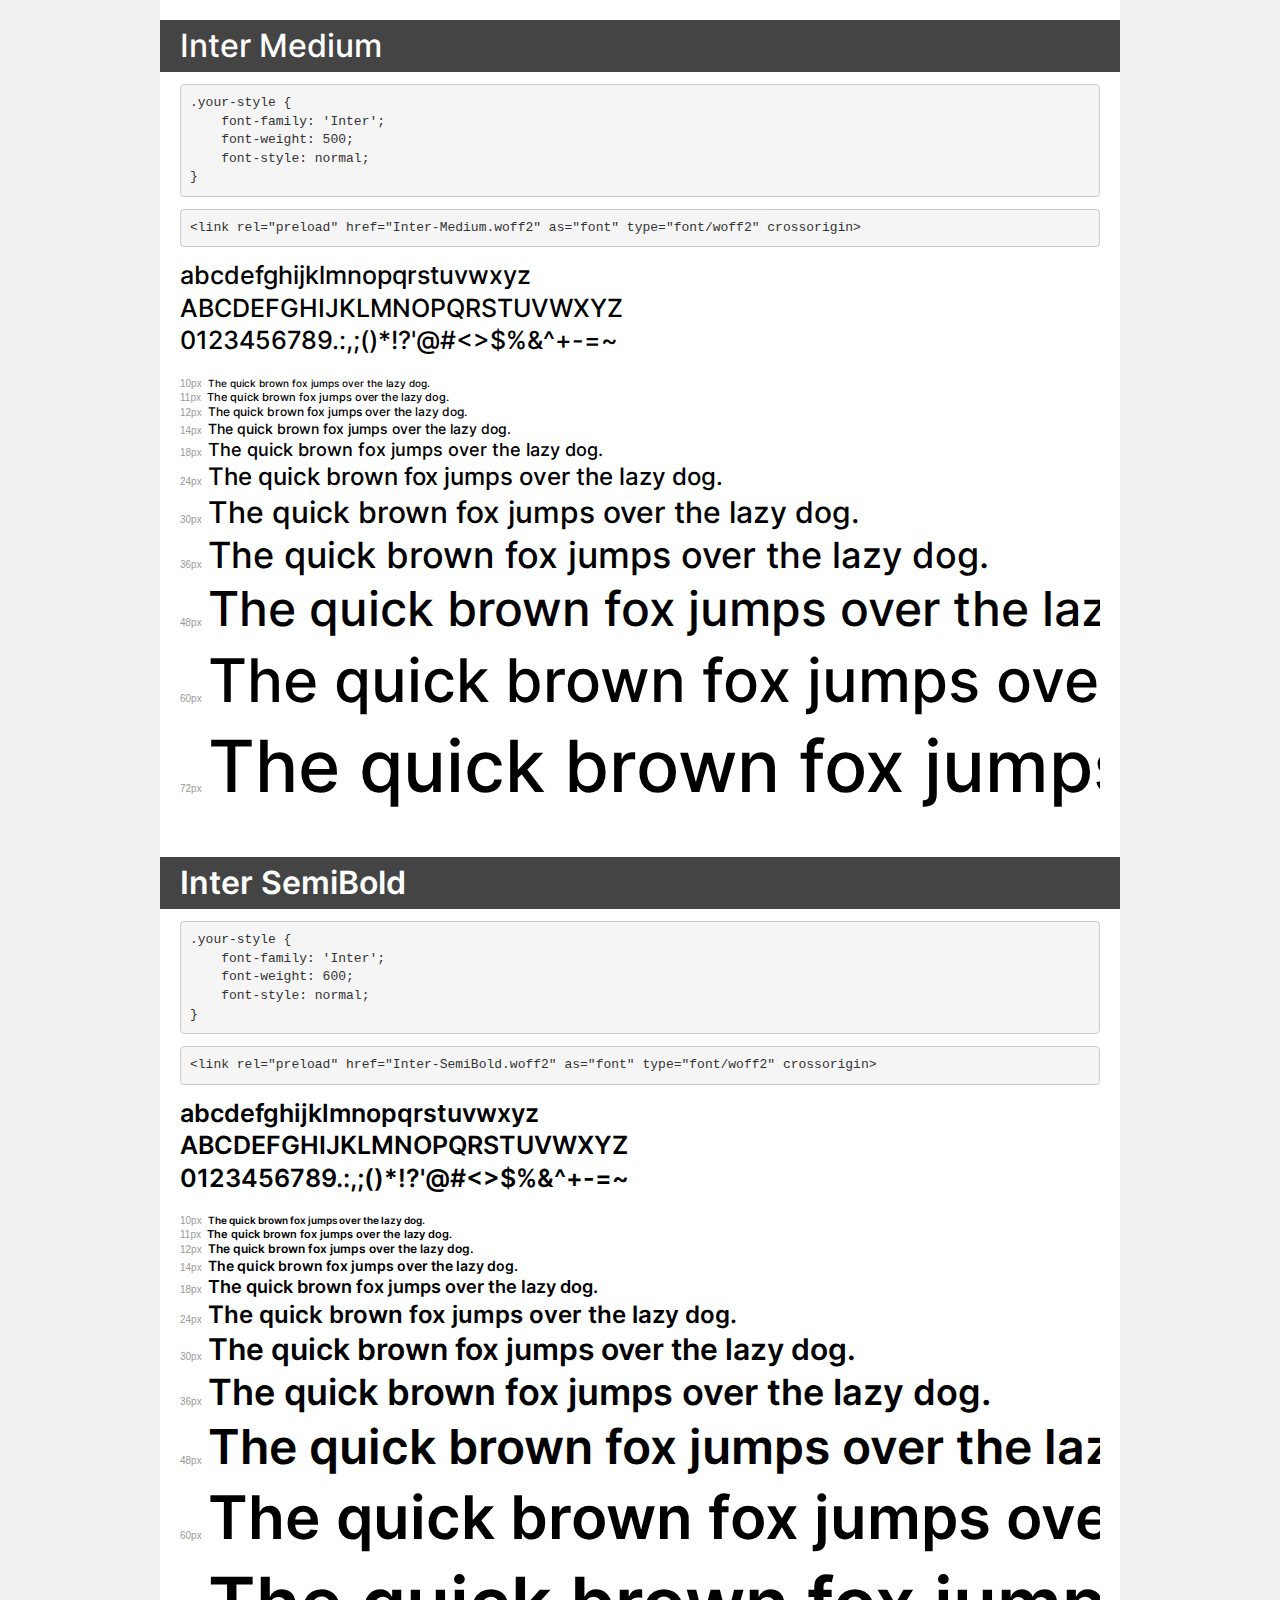
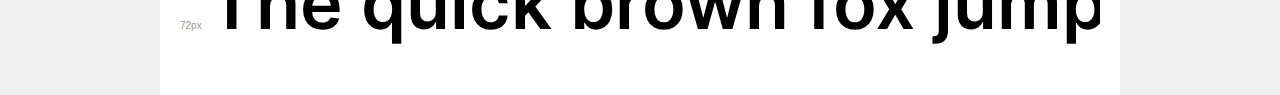
<file: fonts/demo.html>
<!DOCTYPE html>
<html lang="en">
<head>
    <meta charset="utf-8">
    <meta http-equiv="X-UA-Compatible" content="IE=edge">
    <meta name="viewport" content="width=device-width, initial-scale=1">
    <meta name="robots" content="noindex, noarchive">
    <meta name="format-detection" content="telephone=no">
    <title>Transfonter demo</title>
    <link href="stylesheet.css" rel="stylesheet">
    <style>
        /*
        http://meyerweb.com/eric/tools/css/reset/
        v2.0 | 20110126
        License: none (public domain)
        */
        html, body, div, span, applet, object, iframe,
        h1, h2, h3, h4, h5, h6, p, blockquote, pre,
        a, abbr, acronym, address, big, cite, code,
        del, dfn, em, img, ins, kbd, q, s, samp,
        small, strike, strong, sub, sup, tt, var,
        b, u, i, center,
        dl, dt, dd, ol, ul, li,
        fieldset, form, label, legend,
        table, caption, tbody, tfoot, thead, tr, th, td,
        article, aside, canvas, details, embed,
        figure, figcaption, footer, header, hgroup,
        menu, nav, output, ruby, section, summary,
        time, mark, audio, video {
            margin: 0;
            padding: 0;
            border: 0;
            font-size: 100%;
            font: inherit;
            vertical-align: baseline;
        }
        /* HTML5 display-role reset for older browsers */
        article, aside, details, figcaption, figure,
        footer, header, hgroup, menu, nav, section {
            display: block;
        }
        body {
            line-height: 1;
        }
        ol, ul {
            list-style: none;
        }
        blockquote, q {
            quotes: none;
        }
        blockquote:before, blockquote:after,
        q:before, q:after {
            content: '';
            content: none;
        }
        table {
            border-collapse: collapse;
            border-spacing: 0;
        }
        /* demo styles */
        body {
            background: #f0f0f0;
            color: #000;
        }
        .page {
            background: #fff;
            width: 920px;
            margin: 0 auto;
            padding: 20px 20px 0 20px;
            overflow: hidden;
        }
        .font-container {
            overflow-x: auto;
            overflow-y: hidden;
            margin-bottom: 40px;
            line-height: 1.3;
            white-space: nowrap;
            padding-bottom: 5px;
        }
        h1 {
            position: relative;
            background: #444;
            font-size: 32px;
            color: #fff;
            padding: 10px 20px;
            margin: 0 -20px 12px -20px;
        }
        .letters {
            font-size: 25px;
            margin-bottom: 20px;
        }
        .s10:before {
            content: '10px';
        }
        .s11:before {
            content: '11px';
        }
        .s12:before {
            content: '12px';
        }
        .s14:before {
            content: '14px';
        }
        .s18:before {
            content: '18px';
        }
        .s24:before {
            content: '24px';
        }
        .s30:before {
            content: '30px';
        }
        .s36:before {
            content: '36px';
        }
        .s48:before {
            content: '48px';
        }
        .s60:before {
            content: '60px';
        }
        .s72:before {
            content: '72px';
        }
        .s10:before, .s11:before, .s12:before, .s14:before,
        .s18:before, .s24:before, .s30:before, .s36:before,
        .s48:before, .s60:before, .s72:before {
            font-family: Arial, sans-serif;
            font-size: 10px;
            font-weight: normal;
            font-style: normal;
            color: #999;
            padding-right: 6px;
        }
        pre {
            display: block;
            padding: 9px;
            margin: 0 0 12px;
            font-family: Monaco, Menlo, Consolas, "Courier New", monospace;
            font-size: 13px;
            line-height: 1.428571429;
            color: #333;
            font-weight: normal;
            font-style: normal;
            background-color: #f5f5f5;
            border: 1px solid #ccc;
            overflow-x: auto;
            border-radius: 4px;
        }
        /* responsive */
        @media (max-width: 959px) {
            .page {
                width: auto;
                margin: 0;
            }
        }
    </style>
</head>
<body>
<div class="page">
    <div class="demo">
        <h1 style="font-family: 'Inter'; font-weight: 500; font-style: normal;">Inter Medium</h1>
        <pre title="Usage">.your-style {
    font-family: 'Inter';
    font-weight: 500;
    font-style: normal;
}</pre>
        <pre title="Preload (optional)">
&lt;link rel=&quot;preload&quot; href=&quot;Inter-Medium.woff2&quot; as=&quot;font&quot; type=&quot;font/woff2&quot; crossorigin&gt;</pre>
        <div class="font-container" style="font-family: 'Inter'; font-weight: 500; font-style: normal;">
            <p class="letters">
                abcdefghijklmnopqrstuvwxyz<br>
ABCDEFGHIJKLMNOPQRSTUVWXYZ<br>
                0123456789.:,;()*!?'@#&lt;&gt;$%&^+-=~
            </p>
            <p class="s10" style="font-size: 10px;">The quick brown fox jumps over the lazy dog.</p>
            <p class="s11" style="font-size: 11px;">The quick brown fox jumps over the lazy dog.</p>
            <p class="s12" style="font-size: 12px;">The quick brown fox jumps over the lazy dog.</p>
            <p class="s14" style="font-size: 14px;">The quick brown fox jumps over the lazy dog.</p>
            <p class="s18" style="font-size: 18px;">The quick brown fox jumps over the lazy dog.</p>
            <p class="s24" style="font-size: 24px;">The quick brown fox jumps over the lazy dog.</p>
            <p class="s30" style="font-size: 30px;">The quick brown fox jumps over the lazy dog.</p>
            <p class="s36" style="font-size: 36px;">The quick brown fox jumps over the lazy dog.</p>
            <p class="s48" style="font-size: 48px;">The quick brown fox jumps over the lazy dog.</p>
            <p class="s60" style="font-size: 60px;">The quick brown fox jumps over the lazy dog.</p>
            <p class="s72" style="font-size: 72px;">The quick brown fox jumps over the lazy dog.</p>
        </div>
    </div>

    <div class="demo">
        <h1 style="font-family: 'Inter'; font-weight: 600; font-style: normal;">Inter SemiBold</h1>
        <pre title="Usage">.your-style {
    font-family: 'Inter';
    font-weight: 600;
    font-style: normal;
}</pre>
        <pre title="Preload (optional)">
&lt;link rel=&quot;preload&quot; href=&quot;Inter-SemiBold.woff2&quot; as=&quot;font&quot; type=&quot;font/woff2&quot; crossorigin&gt;</pre>
        <div class="font-container" style="font-family: 'Inter'; font-weight: 600; font-style: normal;">
            <p class="letters">
                abcdefghijklmnopqrstuvwxyz<br>
ABCDEFGHIJKLMNOPQRSTUVWXYZ<br>
                0123456789.:,;()*!?'@#&lt;&gt;$%&^+-=~
            </p>
            <p class="s10" style="font-size: 10px;">The quick brown fox jumps over the lazy dog.</p>
            <p class="s11" style="font-size: 11px;">The quick brown fox jumps over the lazy dog.</p>
            <p class="s12" style="font-size: 12px;">The quick brown fox jumps over the lazy dog.</p>
            <p class="s14" style="font-size: 14px;">The quick brown fox jumps over the lazy dog.</p>
            <p class="s18" style="font-size: 18px;">The quick brown fox jumps over the lazy dog.</p>
            <p class="s24" style="font-size: 24px;">The quick brown fox jumps over the lazy dog.</p>
            <p class="s30" style="font-size: 30px;">The quick brown fox jumps over the lazy dog.</p>
            <p class="s36" style="font-size: 36px;">The quick brown fox jumps over the lazy dog.</p>
            <p class="s48" style="font-size: 48px;">The quick brown fox jumps over the lazy dog.</p>
            <p class="s60" style="font-size: 60px;">The quick brown fox jumps over the lazy dog.</p>
            <p class="s72" style="font-size: 72px;">The quick brown fox jumps over the lazy dog.</p>
        </div>
    </div>

</div>
</body>
</html>
</file>
<file: fonts/stylesheet.css>
@font-face {
    font-family: 'Inter';
    src: url('Inter-Medium.woff2') format('woff2'),
        url('Inter-Medium.woff') format('woff'),
        url('Inter-Medium.ttf') format('truetype');
    font-weight: 500;
    font-style: normal;
    font-display: swap;
}

@font-face {
    font-family: 'Inter';
    src: url('Inter-SemiBold.woff2') format('woff2'),
        url('Inter-SemiBold.woff') format('woff'),
        url('Inter-SemiBold.ttf') format('truetype');
    font-weight: 600;
    font-style: normal;
    font-display: swap;
}
</file>
